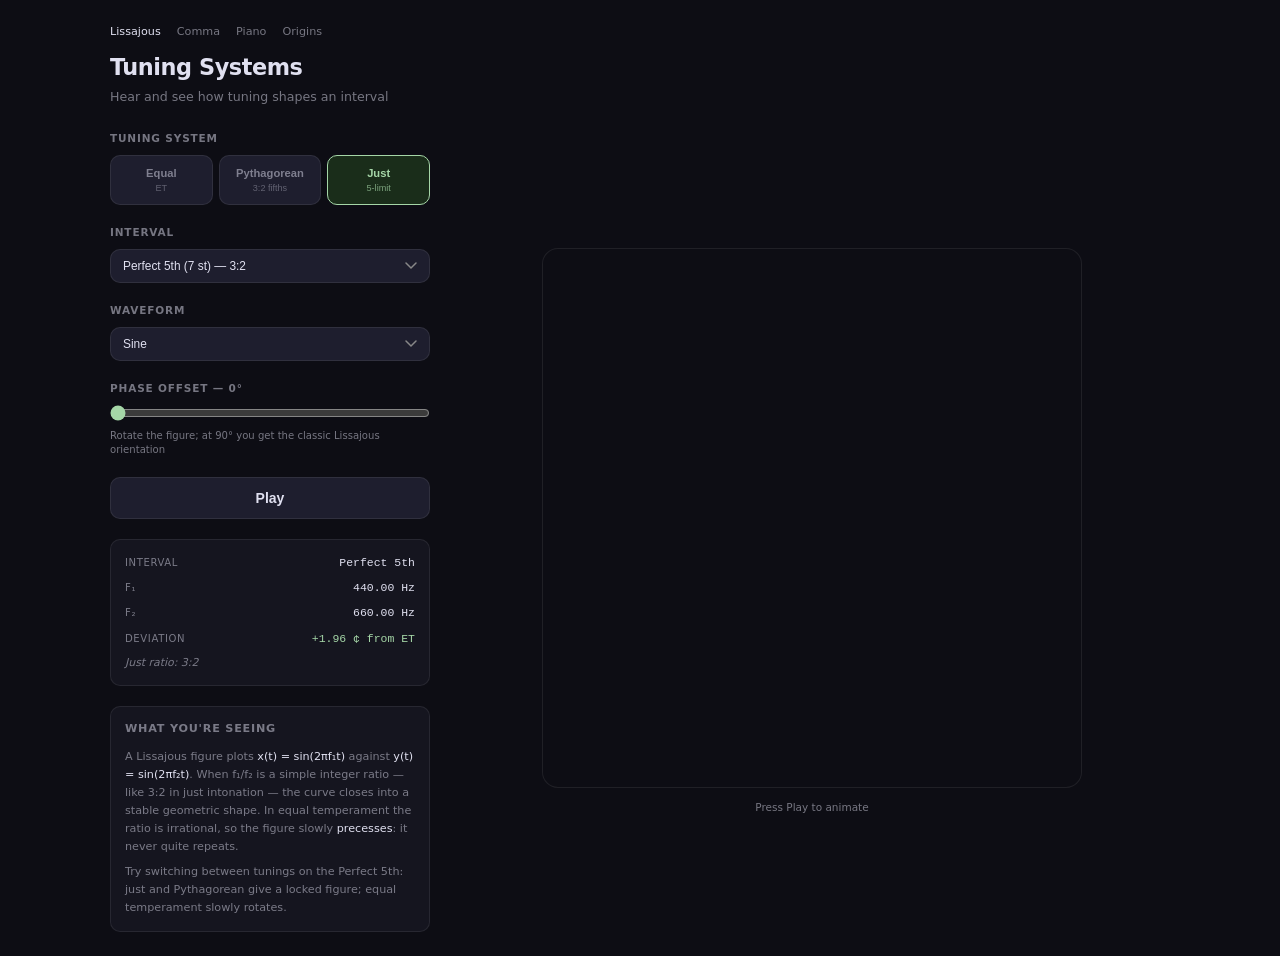
<file: index.html>
<!DOCTYPE html>
<html lang="en">
<head>
  <meta charset="UTF-8">
  <meta name="viewport" content="width=device-width, initial-scale=1.0">
  <title>Tuning Systems — Lissajous</title>
  <link rel="stylesheet" href="style.css">
</head>
<body>
  <div class="app">
    <header>
      <nav style="margin-bottom:10px;display:flex;gap:16px;font-size:0.8rem;">
        <span style="color:var(--text);">Lissajous</span>
        <a href="comma.html" style="color:var(--text-dim);text-decoration:none;" onmouseover="this.style.color='var(--text)'" onmouseout="this.style.color='var(--text-dim)'">Comma</a>
        <a href="piano.html" style="color:var(--text-dim);text-decoration:none;" onmouseover="this.style.color='var(--text)'" onmouseout="this.style.color='var(--text-dim)'">Piano</a>
        <a href="harmonics.html" style="color:var(--text-dim);text-decoration:none;" onmouseover="this.style.color='var(--text)'" onmouseout="this.style.color='var(--text-dim)'">Origins</a>
      </nav>
      <h1>Tuning Systems</h1>
      <p class="subtitle">Hear and see how tuning shapes an interval</p>
    </header>

    <main>
      <!-- Left: controls -->
      <section class="controls">

        <div class="control-group">
          <label class="group-label">Tuning System</label>
          <div class="tuning-buttons">
            <button class="tuning-btn" data-tuning="equal">Equal<br><span>ET</span></button>
            <button class="tuning-btn" data-tuning="pythagorean">Pythagorean<br><span>3:2 fifths</span></button>
            <button class="tuning-btn active" data-tuning="just">Just<br><span>5-limit</span></button>
          </div>
        </div>

        <div class="control-group">
          <label class="group-label" for="interval-select">Interval</label>
          <select id="interval-select"></select>
        </div>

        <div class="control-group">
          <label class="group-label" for="waveform-select">Waveform</label>
          <select id="waveform-select">
            <option value="sine">Sine</option>
            <option value="triangle">Triangle</option>
            <option value="sawtooth">Sawtooth</option>
            <option value="square">Square</option>
          </select>
        </div>

        <div class="control-group">
          <label class="group-label">
            Phase offset — <span id="phase-label">0°</span>
          </label>
          <input type="range" id="phase-slider" min="0" max="100" value="0" step="1">
          <p class="hint">Rotate the figure; at 90° you get the classic Lissajous orientation</p>
        </div>

        <button id="play-btn">Play</button>

        <!-- Info panel -->
        <div class="info-panel">
          <div class="info-row">
            <span class="info-label">Interval</span>
            <span id="interval-name" class="info-value">—</span>
          </div>
          <div class="info-row">
            <span class="info-label">f₁</span>
            <span id="freq1" class="info-value">—</span>
          </div>
          <div class="info-row">
            <span class="info-label">f₂</span>
            <span id="freq2" class="info-value">—</span>
          </div>
          <div class="info-row">
            <span class="info-label">Deviation</span>
            <span id="cents-dev" class="info-value">—</span>
          </div>
          <div class="info-row">
            <span id="ratio-display" class="info-ratio">—</span>
          </div>
        </div>

        <div class="explainer">
          <h3>What you're seeing</h3>
          <p>
            A Lissajous figure plots <em>x(t) = sin(2πf₁t)</em> against <em>y(t) = sin(2πf₂t)</em>.
            When f₁/f₂ is a simple integer ratio — like 3:2 in just intonation — the curve closes
            into a stable geometric shape. In equal temperament the ratio is irrational, so the
            figure slowly <em>precesses</em>: it never quite repeats.
          </p>
          <p>
            Try switching between tunings on the Perfect 5th: just and Pythagorean give a locked
            figure; equal temperament slowly rotates.
          </p>
        </div>

      </section>

      <!-- Right: Lissajous canvas -->
      <section class="canvas-area">
        <div class="canvas-wrap">
          <canvas id="lissajous-canvas"></canvas>
        </div>
        <p class="canvas-hint">Press Play to animate</p>
      </section>
    </main>
  </div>

  <script type="module" src="js/app.js"></script>
</body>
</html>
</file>
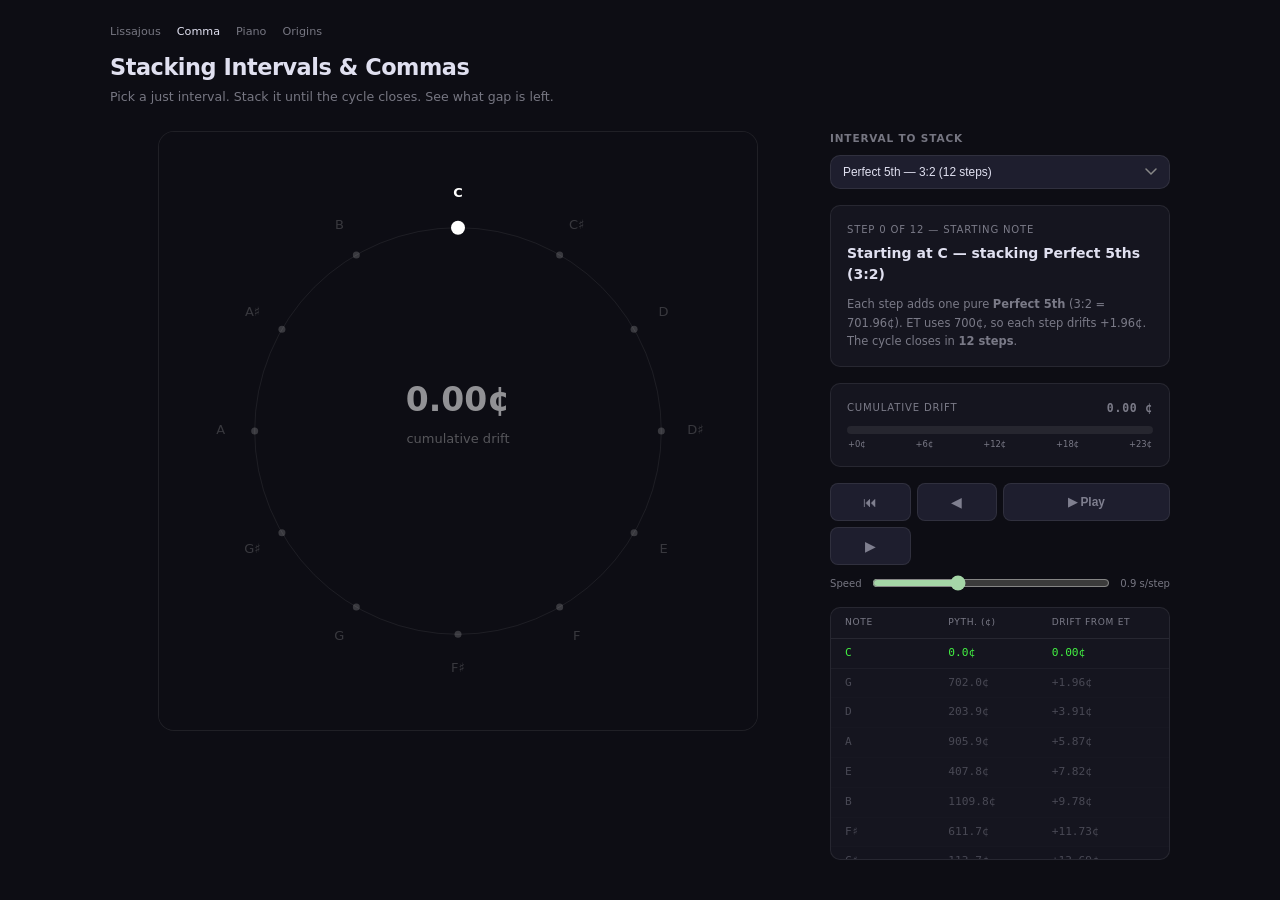
<file: comma.html>
<!DOCTYPE html>
<html lang="en">
<head>
  <meta charset="UTF-8">
  <meta name="viewport" content="width=device-width, initial-scale=1.0">
  <title>Pythagorean Comma — Tuning Systems</title>
  <link rel="stylesheet" href="style.css">
  <style>
    .comma-layout {
      display: grid;
      grid-template-columns: 1fr 340px;
      gap: 24px;
      flex: 1;
      align-items: start;
    }

    .canvas-panel {
      display: flex;
      flex-direction: column;
      align-items: center;
      gap: 10px;
    }

    .comma-canvas-wrap {
      width: 100%;
      aspect-ratio: 1;
      max-width: 600px;
      border-radius: 16px;
      overflow: hidden;
      border: 1px solid var(--border);
      background: var(--bg);
    }

    #comma-canvas { display: block; width: 100%; height: 100%; }

    /* Controls panel */
    .comma-controls {
      display: flex;
      flex-direction: column;
      gap: 16px;
    }

    .step-display {
      background: var(--surface);
      border: 1px solid var(--border);
      border-radius: var(--radius);
      padding: 16px;
    }

    .step-counter {
      font-size: 0.72rem;
      color: var(--text-dim);
      text-transform: uppercase;
      letter-spacing: 0.08em;
      margin-bottom: 6px;
    }

    .step-title {
      font-size: 1rem;
      font-weight: 700;
      margin-bottom: 10px;
      color: var(--text);
    }

    .step-body {
      font-size: 0.82rem;
      color: var(--text-dim);
      line-height: 1.6;
    }

    /* Drift meter */
    .drift-meter {
      background: var(--surface);
      border: 1px solid var(--border);
      border-radius: var(--radius);
      padding: 16px;
    }

    .drift-meter-label {
      display: flex;
      justify-content: space-between;
      font-size: 0.72rem;
      color: var(--text-dim);
      text-transform: uppercase;
      letter-spacing: 0.08em;
      margin-bottom: 8px;
    }

    .drift-value {
      font-family: 'JetBrains Mono', monospace;
      font-size: 0.82rem;
      font-weight: 600;
    }

    .meter-track {
      height: 8px;
      background: rgba(255,255,255,0.07);
      border-radius: 4px;
      overflow: hidden;
    }

    .meter-fill {
      height: 100%;
      border-radius: 4px;
      width: 0%;
      transition: width 0.4s ease, background 0.4s ease;
      background: hsl(120, 85%, 55%);
    }

    .meter-ticks {
      display: flex;
      justify-content: space-between;
      font-size: 0.6rem;
      color: var(--text-dim);
      margin-top: 4px;
      padding: 0 1px;
    }

    /* Playback controls */
    .playback-controls {
      display: grid;
      grid-template-columns: 1fr 1fr 1fr 1fr;
      gap: 6px;
    }

    .ctrl-btn {
      background: var(--surface2);
      border: 1px solid var(--border);
      border-radius: 8px;
      color: var(--text-dim);
      cursor: pointer;
      font-size: 1rem;
      padding: 10px 6px;
      transition: background 0.15s, color 0.15s;
      text-align: center;
    }

    .ctrl-btn:hover { background: var(--surface); color: var(--text); }

    .ctrl-btn.play-btn {
      grid-column: span 2;
      font-size: 0.85rem;
      font-weight: 600;
    }

    .ctrl-btn.play-btn.active {
      background: #1a2d1a;
      border-color: var(--accent-just);
      color: var(--accent-just);
    }

    .speed-row {
      display: flex;
      align-items: center;
      gap: 10px;
      font-size: 0.72rem;
      color: var(--text-dim);
    }

    .speed-row input { flex: 1; accent-color: var(--accent-just); }

    /* Notes table */
    .notes-table {
      background: var(--surface);
      border: 1px solid var(--border);
      border-radius: var(--radius);
      overflow: hidden;
    }

    .notes-table-header {
      display: grid;
      grid-template-columns: 1fr 1fr 1fr;
      gap: 0;
      padding: 8px 14px;
      font-size: 0.65rem;
      color: var(--text-dim);
      text-transform: uppercase;
      letter-spacing: 0.07em;
      border-bottom: 1px solid var(--border);
    }

    .notes-table-body {
      max-height: 220px;
      overflow-y: auto;
    }

    .note-row {
      display: grid;
      grid-template-columns: 1fr 1fr 1fr;
      padding: 6px 14px;
      font-size: 0.8rem;
      border-bottom: 1px solid rgba(255,255,255,0.04);
      font-family: monospace;
      opacity: 0.25;
      transition: opacity 0.3s, color 0.3s;
    }

    .note-row.reached { opacity: 1; }
    .note-row.current { font-weight: 700; }

    .nav-back {
      font-size: 0.8rem;
      color: var(--text-dim);
      text-decoration: none;
      display: inline-flex;
      align-items: center;
      gap: 6px;
    }
    .nav-back:hover { color: var(--text); }

    @media (max-width: 800px) {
      .comma-layout { grid-template-columns: 1fr; }
    }
  </style>
</head>
<body>
  <div class="app">
    <header>
      <nav style="display:flex;gap:16px;font-size:0.8rem;margin-bottom:10px;">
        <a href="index.html" style="color:var(--text-dim);text-decoration:none;" onmouseover="this.style.color='var(--text)'" onmouseout="this.style.color='var(--text-dim)'">Lissajous</a>
        <span style="color:var(--text);">Comma</span>
        <a href="piano.html" style="color:var(--text-dim);text-decoration:none;" onmouseover="this.style.color='var(--text)'" onmouseout="this.style.color='var(--text-dim)'">Piano</a>
        <a href="harmonics.html" style="color:var(--text-dim);text-decoration:none;" onmouseover="this.style.color='var(--text)'" onmouseout="this.style.color='var(--text-dim)'">Origins</a>
      </nav>
      <h1 style="margin-top:8px;">Stacking Intervals &amp; Commas</h1>
      <p class="subtitle">Pick a just interval. Stack it until the cycle closes. See what gap is left.</p>
    </header>

    <main class="comma-layout">

      <!-- Canvas -->
      <section class="canvas-panel">
        <div class="comma-canvas-wrap">
          <canvas id="comma-canvas"></canvas>
        </div>
      </section>

      <!-- Controls -->
      <section class="comma-controls">

        <!-- Interval picker -->
        <div class="control-group">
          <label class="group-label" for="interval-select">Interval to stack</label>
          <select id="interval-select">
            <option value="0">Major 2nd — 9:8  (6 steps)</option>
            <option value="1">Minor 3rd — 6:5  (4 steps)</option>
            <option value="2">Major 3rd — 5:4  (3 steps)</option>
            <option value="3">Perfect 4th — 4:3  (12 steps)</option>
            <option value="4" selected>Perfect 5th — 3:2  (12 steps)</option>
            <option value="5">Major 6th — 5:3  (4 steps)</option>
            <option value="6">Minor 7th — 9:5  (6 steps)</option>
          </select>
        </div>

        <div class="step-display">
          <div class="step-counter" id="step-counter">Step 0 of 12</div>
          <div class="step-title" id="step-title">Starting at C</div>
          <div class="step-body" id="step-body">
            We'll tune each note by stacking a pure 3:2 fifth above the previous one —
            the most consonant interval. Equal temperament uses 700¢; a pure fifth is 701.955¢.
            That tiny difference accumulates with every step.
          </div>
        </div>

        <div class="drift-meter">
          <div class="drift-meter-label">
            <span>Cumulative drift</span>
            <span class="drift-value" id="drift-value">0.00 ¢</span>
          </div>
          <div class="meter-track">
            <div class="meter-fill" id="meter-fill"></div>
          </div>
          <div class="meter-ticks" id="meter-ticks"></div>
        </div>

        <div>
          <div class="playback-controls">
            <button class="ctrl-btn" id="btn-reset" title="Reset">⏮</button>
            <button class="ctrl-btn" id="btn-prev" title="Previous step">◀</button>
            <button class="ctrl-btn play-btn" id="btn-play">▶ Play</button>
            <button class="ctrl-btn" id="btn-next" title="Next step">▶</button>
          </div>
          <div class="speed-row" style="margin-top:10px;">
            <span>Speed</span>
            <input type="range" id="speed-slider" min="300" max="2000" value="900" step="100">
            <span id="speed-label">0.9 s/step</span>
          </div>
        </div>

        <!-- Per-note table -->
        <div class="notes-table">
          <div class="notes-table-header">
            <span>Note</span>
            <span>Pyth. (¢)</span>
            <span>Drift from ET</span>
          </div>
          <div class="notes-table-body" id="notes-table-body"></div>
        </div>

      </section>
    </main>
  </div>

  <script type="module" src="js/comma.js"></script>
</body>
</html>
</file>
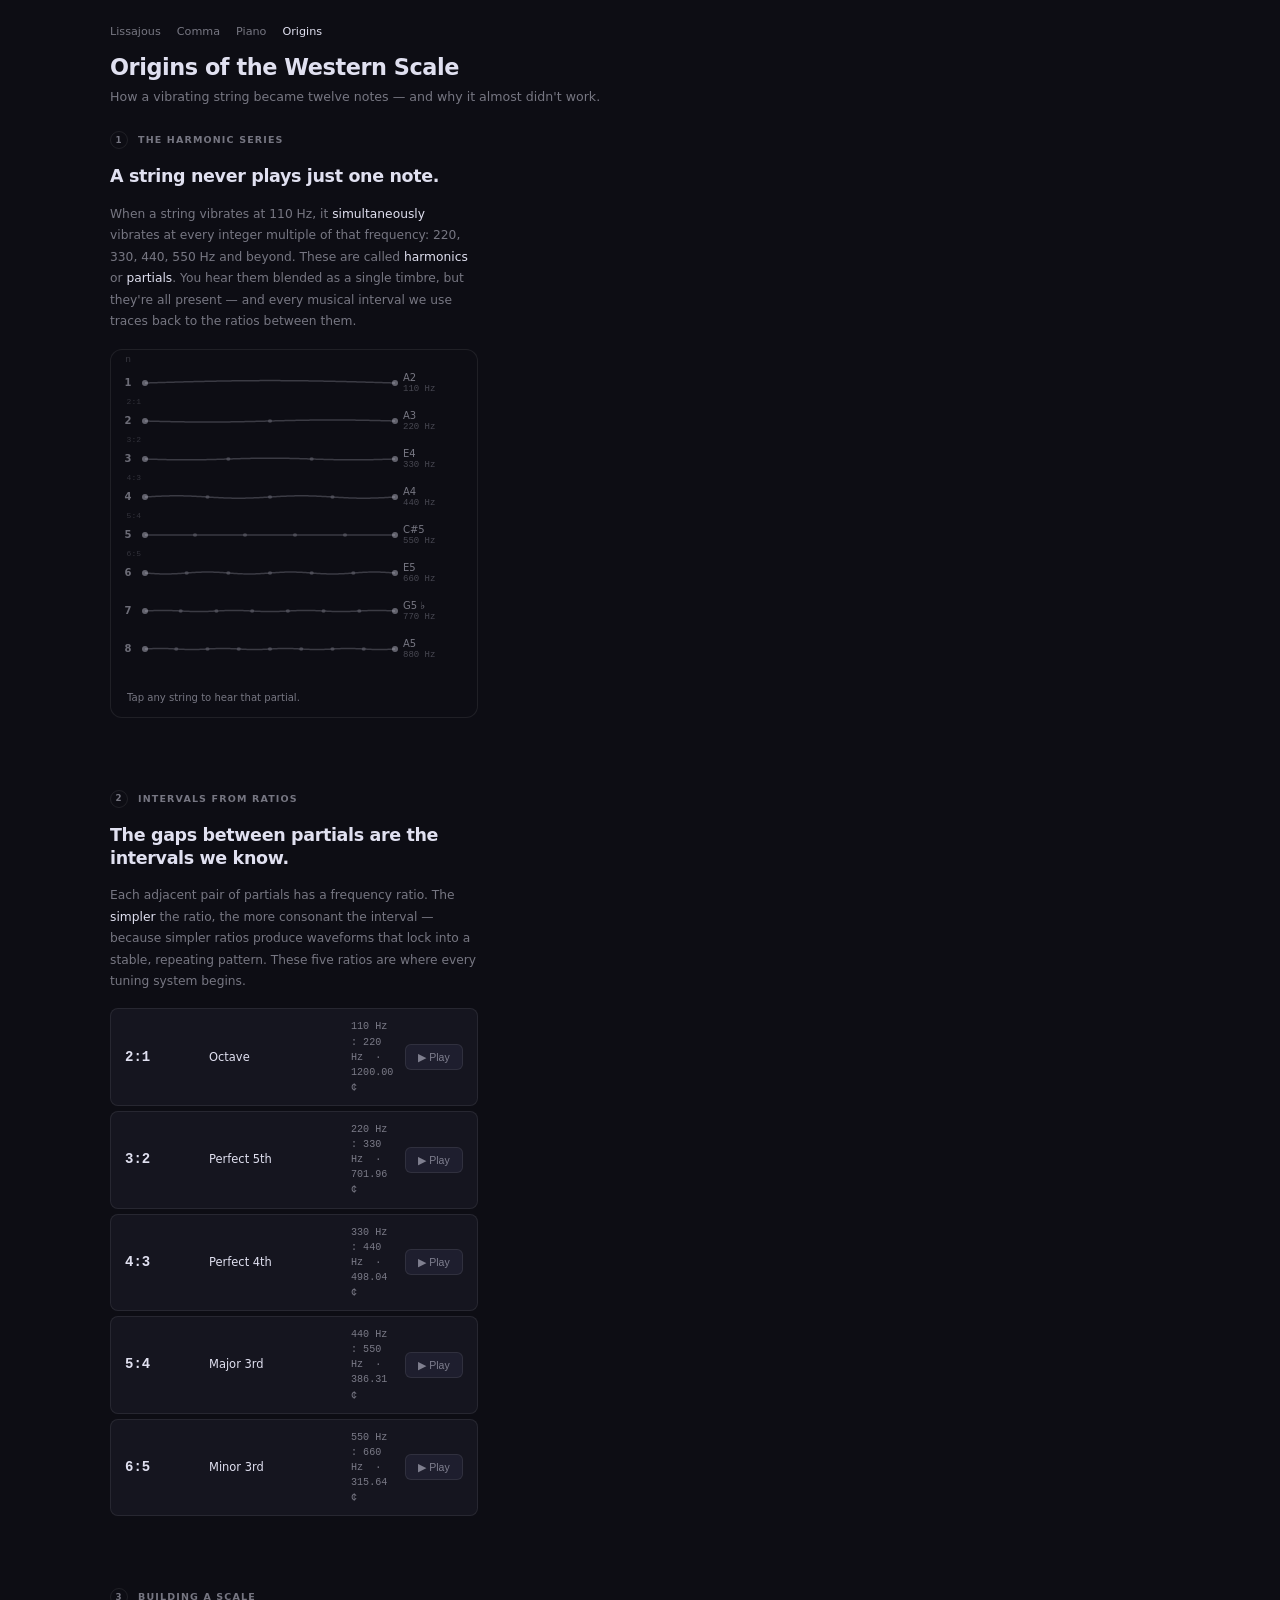
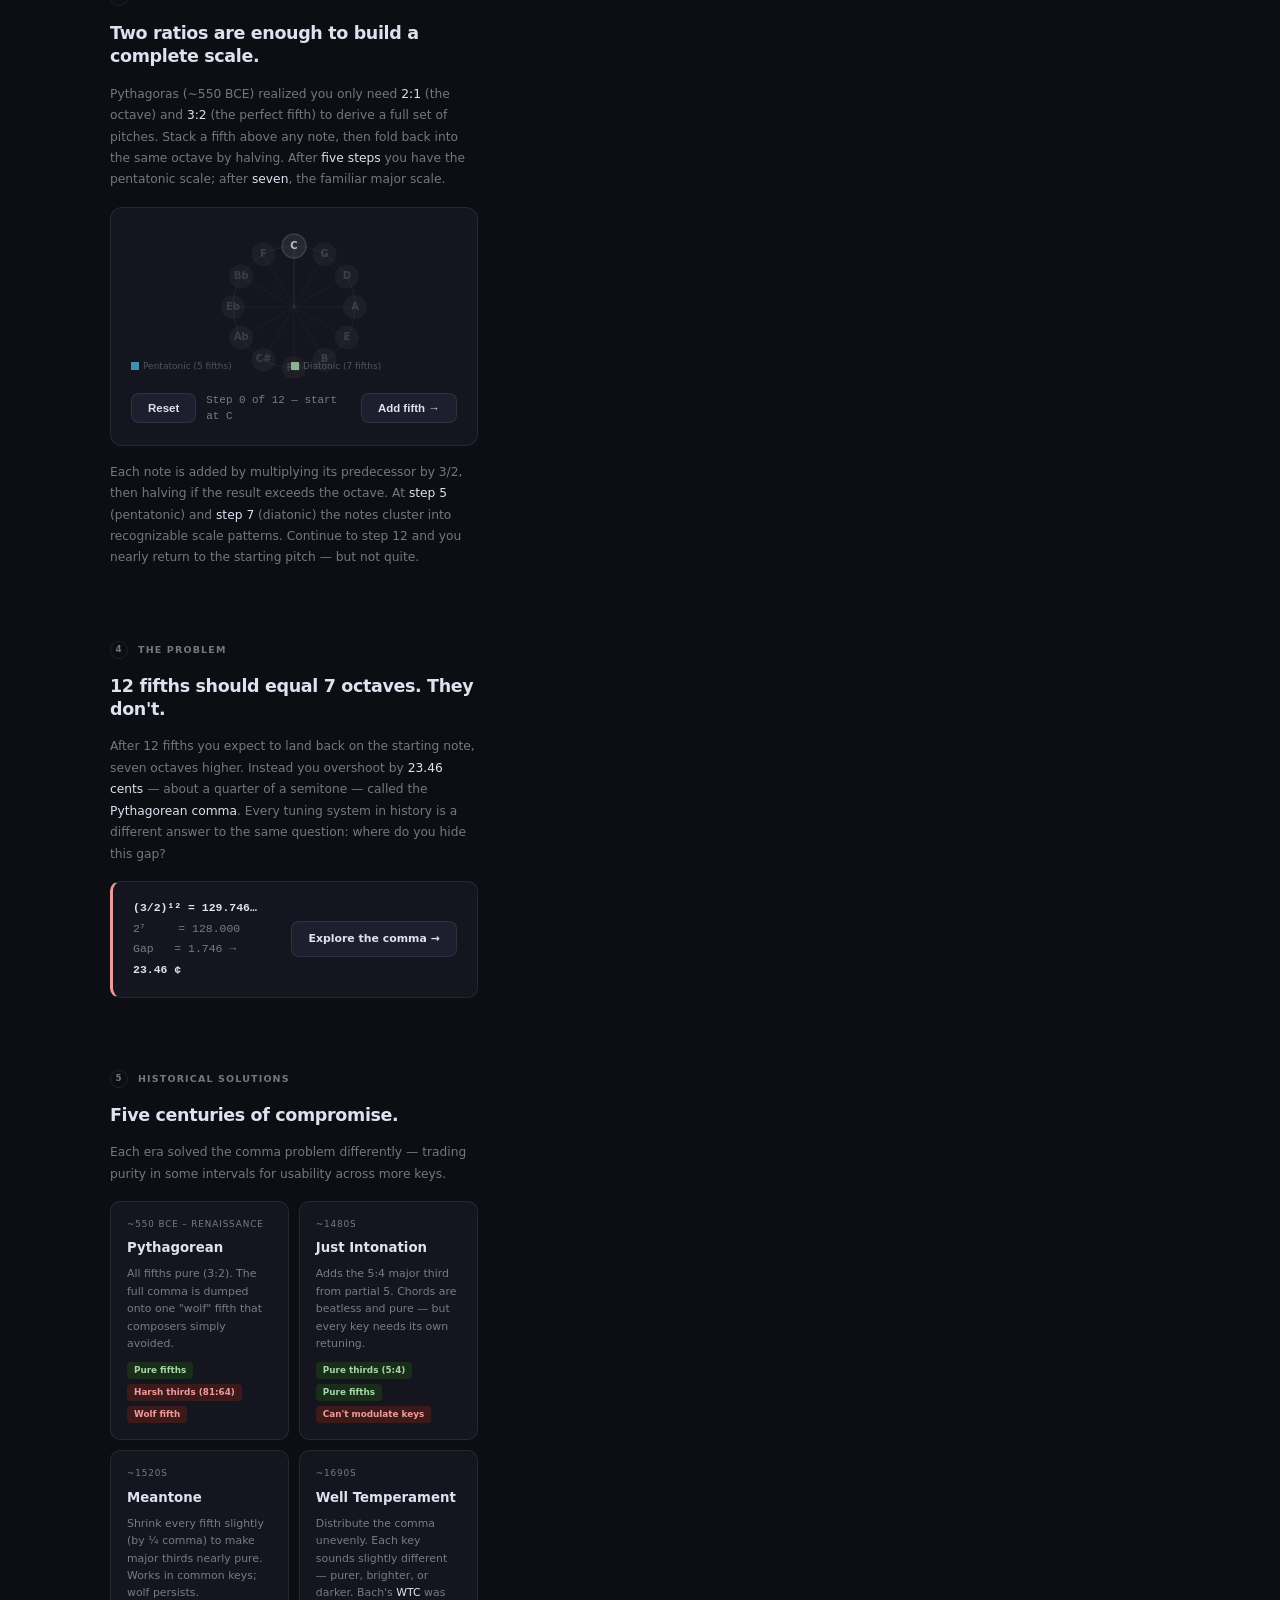
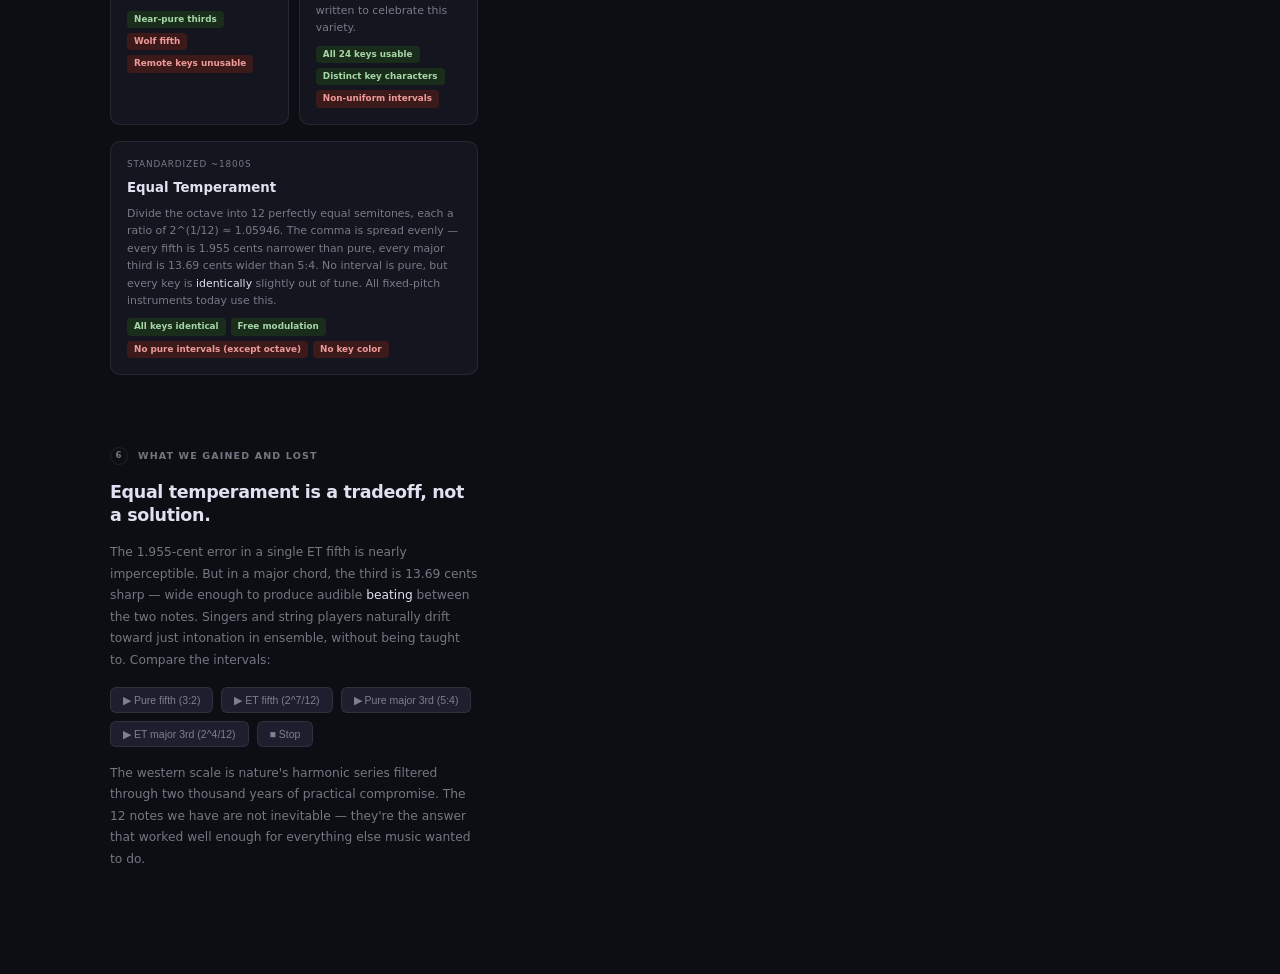
<file: harmonics.html>
<!DOCTYPE html>
<html lang="en">
<head>
  <meta charset="UTF-8">
  <meta name="viewport" content="width=device-width, initial-scale=1.0">
  <title>Origins of the Scale — Tuning Systems</title>
  <link rel="stylesheet" href="style.css">
  <style>
    .narrative {
      display: flex;
      flex-direction: column;
      gap: 72px;
      max-width: 760px;
      margin: 0 auto;
      padding-bottom: 80px;
    }

    .story-section {
      display: flex;
      flex-direction: column;
      gap: 16px;
    }

    .section-label {
      display: flex;
      align-items: center;
      gap: 10px;
      font-size: 0.68rem;
      font-weight: 700;
      text-transform: uppercase;
      letter-spacing: 0.12em;
      color: var(--text-dim);
    }

    .section-num {
      display: inline-flex;
      align-items: center;
      justify-content: center;
      width: 18px;
      height: 18px;
      border-radius: 50%;
      border: 1px solid var(--border);
      font-size: 0.62rem;
      flex-shrink: 0;
    }

    .story-section h2 {
      font-size: 1.25rem;
      font-weight: 700;
      letter-spacing: -0.02em;
      line-height: 1.3;
    }

    .story-section p {
      font-size: 0.875rem;
      color: var(--text-dim);
      line-height: 1.75;
      max-width: 640px;
    }

    .story-section em {
      color: var(--text);
      font-style: normal;
      font-weight: 500;
    }

    /* ── Harmonic series canvas ─────────────────────────────── */

    .canvas-card {
      background: var(--bg);
      border: 1px solid var(--border);
      border-radius: 12px;
      overflow: hidden;
    }

    .canvas-card canvas {
      display: block;
      width: 100%;
      cursor: pointer;
    }

    .canvas-footer {
      padding: 8px 16px 12px;
      font-size: 0.72rem;
      color: var(--text-dim);
    }

    /* ── Interval rows ──────────────────────────────────────── */

    .interval-list {
      display: flex;
      flex-direction: column;
      gap: 5px;
    }

    .interval-row {
      display: grid;
      grid-template-columns: 72px 130px 1fr auto;
      align-items: center;
      gap: 12px;
      background: var(--surface);
      border: 1px solid var(--border);
      border-radius: 8px;
      padding: 10px 14px;
      transition: border-color 0.15s;
    }

    .interval-row:hover { border-color: rgba(255,255,255,0.14); }

    .iv-ratio {
      font-family: 'JetBrains Mono', monospace;
      font-size: 1rem;
      font-weight: 700;
    }

    .iv-name {
      font-size: 0.82rem;
    }

    .iv-detail {
      font-family: monospace;
      font-size: 0.72rem;
      color: var(--text-dim);
    }

    /* ── Scale builder ──────────────────────────────────────── */

    .scale-card {
      background: var(--surface);
      border: 1px solid var(--border);
      border-radius: 12px;
      padding: 20px;
      display: flex;
      flex-direction: column;
      gap: 14px;
    }

    #scale-canvas {
      display: block;
      width: 100%;
    }

    .scale-controls {
      display: flex;
      align-items: center;
      gap: 10px;
    }

    .scale-info {
      flex: 1;
      font-family: monospace;
      font-size: 0.78rem;
      color: var(--text-dim);
    }

    /* ── Play buttons ───────────────────────────────────────── */

    .play-sm {
      background: var(--surface2);
      border: 1px solid var(--border);
      border-radius: 6px;
      color: var(--text-dim);
      cursor: pointer;
      font-size: 0.75rem;
      padding: 6px 12px;
      transition: background 0.15s, color 0.15s, border-color 0.15s;
      white-space: nowrap;
    }

    .play-sm:hover { background: var(--surface); color: var(--text); }
    .play-sm.active { background: #1a2d1a; border-color: var(--accent-just); color: var(--accent-just); }

    .step-btn {
      background: var(--surface2);
      border: 1px solid var(--border);
      border-radius: 8px;
      color: var(--text);
      cursor: pointer;
      font-size: 0.82rem;
      font-weight: 600;
      padding: 8px 16px;
      transition: background 0.15s;
    }

    .step-btn:hover { background: var(--bg); }
    .step-btn:disabled { opacity: 0.35; cursor: default; }

    /* ── Comma callout ──────────────────────────────────────── */

    .comma-callout {
      background: var(--surface);
      border: 1px solid var(--border);
      border-left: 3px solid #ef9a9a;
      border-radius: 10px;
      padding: 16px 20px;
      display: flex;
      align-items: center;
      justify-content: space-between;
      gap: 20px;
    }

    .comma-callout .math {
      font-family: monospace;
      font-size: 0.82rem;
      line-height: 1.8;
      color: var(--text-dim);
    }

    .comma-callout .math strong { color: var(--text); }

    .comma-link {
      background: var(--surface2);
      border: 1px solid var(--border);
      border-radius: 8px;
      color: var(--text);
      text-decoration: none;
      font-size: 0.78rem;
      font-weight: 600;
      padding: 9px 16px;
      white-space: nowrap;
      transition: background 0.15s;
      flex-shrink: 0;
    }

    .comma-link:hover { background: var(--bg); }

    /* ── History cards ──────────────────────────────────────── */

    .history-grid {
      display: grid;
      grid-template-columns: 1fr 1fr;
      gap: 10px;
    }

    .hcard {
      background: var(--surface);
      border: 1px solid var(--border);
      border-radius: 10px;
      padding: 16px;
      display: flex;
      flex-direction: column;
      gap: 7px;
    }

    .hcard-era {
      font-size: 0.63rem;
      text-transform: uppercase;
      letter-spacing: 0.1em;
      color: var(--text-dim);
    }

    .hcard h3 {
      font-size: 0.95rem;
      font-weight: 700;
      margin: 0;
    }

    .hcard p {
      font-size: 0.78rem;
      color: var(--text-dim);
      line-height: 1.6;
      margin: 0;
    }

    .tags {
      display: flex;
      flex-wrap: wrap;
      gap: 5px;
      margin-top: 2px;
    }

    .tag {
      font-size: 0.63rem;
      font-weight: 600;
      padding: 2px 7px;
      border-radius: 4px;
    }

    .tag.good { background: #1a2d1a; color: #a5d6a7; }
    .tag.bad  { background: #3d1a1a; color: #ef9a9a; }

    /* ── Comparison buttons ─────────────────────────────────── */

    .comparison-row {
      display: flex;
      flex-wrap: wrap;
      gap: 8px;
    }

    /* ── Responsive ─────────────────────────────────────────── */

    @media (max-width: 600px) {
      .history-grid { grid-template-columns: 1fr; }
      .interval-row { grid-template-columns: 60px 1fr auto; }
      .iv-detail { display: none; }
      .comma-callout { flex-direction: column; align-items: flex-start; }
    }
  </style>
</head>
<body>
  <div class="app">
    <header>
      <nav style="margin-bottom:10px;display:flex;gap:16px;font-size:0.8rem;">
        <a href="index.html" style="color:var(--text-dim);text-decoration:none;" onmouseover="this.style.color='var(--text)'" onmouseout="this.style.color='var(--text-dim)'">Lissajous</a>
        <a href="comma.html" style="color:var(--text-dim);text-decoration:none;" onmouseover="this.style.color='var(--text)'" onmouseout="this.style.color='var(--text-dim)'">Comma</a>
        <a href="piano.html" style="color:var(--text-dim);text-decoration:none;" onmouseover="this.style.color='var(--text)'" onmouseout="this.style.color='var(--text-dim)'">Piano</a>
        <span style="color:var(--text);">Origins</span>
      </nav>
      <h1>Origins of the Western Scale</h1>
      <p class="subtitle">How a vibrating string became twelve notes — and why it almost didn't work.</p>
    </header>

    <main>
      <div class="narrative">

        <!-- 1. HARMONIC SERIES -->
        <section class="story-section">
          <div class="section-label"><span class="section-num">1</span>The Harmonic Series</div>
          <h2>A string never plays just one note.</h2>
          <p>
            When a string vibrates at 110 Hz, it <em>simultaneously</em> vibrates at every integer multiple
            of that frequency: 220, 330, 440, 550 Hz and beyond. These are called <em>harmonics</em> or
            <em>partials</em>. You hear them blended as a single timbre, but they're all present — and
            every musical interval we use traces back to the ratios between them.
          </p>
          <div class="canvas-card">
            <canvas id="harmonic-canvas"></canvas>
            <div class="canvas-footer">Tap any string to hear that partial.</div>
          </div>
        </section>

        <!-- 2. INTERVALS -->
        <section class="story-section">
          <div class="section-label"><span class="section-num">2</span>Intervals from Ratios</div>
          <h2>The gaps between partials are the intervals we know.</h2>
          <p>
            Each adjacent pair of partials has a frequency ratio. The <em>simpler</em> the ratio,
            the more consonant the interval — because simpler ratios produce waveforms that lock
            into a stable, repeating pattern. These five ratios are where every tuning system begins.
          </p>
          <div class="interval-list" id="interval-list"></div>
        </section>

        <!-- 3. BUILDING A SCALE -->
        <section class="story-section">
          <div class="section-label"><span class="section-num">3</span>Building a Scale</div>
          <h2>Two ratios are enough to build a complete scale.</h2>
          <p>
            Pythagoras (~550 BCE) realized you only need <em>2:1</em> (the octave) and <em>3:2</em>
            (the perfect fifth) to derive a full set of pitches. Stack a fifth above any note, then
            fold back into the same octave by halving. After <em>five steps</em> you have the pentatonic
            scale; after <em>seven</em>, the familiar major scale.
          </p>
          <div class="scale-card">
            <canvas id="scale-canvas" height="150"></canvas>
            <div class="scale-controls">
              <button class="step-btn" id="scale-reset">Reset</button>
              <span class="scale-info" id="scale-info">Step 0 of 12 — start at C</span>
              <button class="step-btn" id="scale-next">Add fifth →</button>
            </div>
          </div>
          <p>
            Each note is added by multiplying its predecessor by 3/2, then halving if the result
            exceeds the octave. At <em>step 5</em> (pentatonic) and <em>step 7</em> (diatonic) the
            notes cluster into recognizable scale patterns. Continue to step 12 and you nearly return
            to the starting pitch — but not quite.
          </p>
        </section>

        <!-- 4. THE COMMA -->
        <section class="story-section">
          <div class="section-label"><span class="section-num">4</span>The Problem</div>
          <h2>12 fifths should equal 7 octaves. They don't.</h2>
          <p>
            After 12 fifths you expect to land back on the starting note, seven octaves higher.
            Instead you overshoot by <em>23.46 cents</em> — about a quarter of a semitone — called the
            <em>Pythagorean comma</em>. Every tuning system in history is a different answer to
            the same question: where do you hide this gap?
          </p>
          <div class="comma-callout">
            <div class="math">
              <strong>(3/2)¹² = 129.746…</strong><br>
              2⁷ &nbsp;&nbsp;&nbsp;&nbsp;= 128.000<br>
              Gap &nbsp;&nbsp;= 1.746 → <strong>23.46 ¢</strong>
            </div>
            <a class="comma-link" href="comma.html">Explore the comma →</a>
          </div>
        </section>

        <!-- 5. HISTORICAL SOLUTIONS -->
        <section class="story-section">
          <div class="section-label"><span class="section-num">5</span>Historical Solutions</div>
          <h2>Five centuries of compromise.</h2>
          <p>
            Each era solved the comma problem differently — trading purity in some intervals for
            usability across more keys.
          </p>
          <div class="history-grid">
            <div class="hcard">
              <div class="hcard-era">~550 BCE – Renaissance</div>
              <h3>Pythagorean</h3>
              <p>All fifths pure (3:2). The full comma is dumped onto one "wolf" fifth that composers simply avoided.</p>
              <div class="tags">
                <span class="tag good">Pure fifths</span>
                <span class="tag bad">Harsh thirds (81:64)</span>
                <span class="tag bad">Wolf fifth</span>
              </div>
            </div>
            <div class="hcard">
              <div class="hcard-era">~1480s</div>
              <h3>Just Intonation</h3>
              <p>Adds the 5:4 major third from partial 5. Chords are beatless and pure — but every key needs its own retuning.</p>
              <div class="tags">
                <span class="tag good">Pure thirds (5:4)</span>
                <span class="tag good">Pure fifths</span>
                <span class="tag bad">Can't modulate keys</span>
              </div>
            </div>
            <div class="hcard">
              <div class="hcard-era">~1520s</div>
              <h3>Meantone</h3>
              <p>Shrink every fifth slightly (by ¼ comma) to make major thirds nearly pure. Works in common keys; wolf persists.</p>
              <div class="tags">
                <span class="tag good">Near-pure thirds</span>
                <span class="tag bad">Wolf fifth</span>
                <span class="tag bad">Remote keys unusable</span>
              </div>
            </div>
            <div class="hcard">
              <div class="hcard-era">~1690s</div>
              <h3>Well Temperament</h3>
              <p>Distribute the comma unevenly. Each key sounds slightly different — purer, brighter, or darker. Bach's <em>WTC</em> was written to celebrate this variety.</p>
              <div class="tags">
                <span class="tag good">All 24 keys usable</span>
                <span class="tag good">Distinct key characters</span>
                <span class="tag bad">Non-uniform intervals</span>
              </div>
            </div>
          </div>
          <div class="hcard" style="margin-top:0">
            <div class="hcard-era">Standardized ~1800s</div>
            <h3>Equal Temperament</h3>
            <p>
              Divide the octave into 12 perfectly equal semitones, each a ratio of 2^(1/12) ≈ 1.05946.
              The comma is spread evenly — every fifth is 1.955 cents narrower than pure, every major third
              is 13.69 cents wider than 5:4. No interval is pure, but every key is <em>identically</em>
              slightly out of tune. All fixed-pitch instruments today use this.
            </p>
            <div class="tags">
              <span class="tag good">All keys identical</span>
              <span class="tag good">Free modulation</span>
              <span class="tag bad">No pure intervals (except octave)</span>
              <span class="tag bad">No key color</span>
            </div>
          </div>
        </section>

        <!-- 6. WHAT WE GAINED AND LOST -->
        <section class="story-section">
          <div class="section-label"><span class="section-num">6</span>What We Gained and Lost</div>
          <h2>Equal temperament is a tradeoff, not a solution.</h2>
          <p>
            The 1.955-cent error in a single ET fifth is nearly imperceptible. But in a major chord,
            the third is 13.69 cents sharp — wide enough to produce audible <em>beating</em> between the
            two notes. Singers and string players naturally drift toward just intonation in ensemble,
            without being taught to. Compare the intervals:
          </p>
          <div class="comparison-row" id="comparison-row">
            <button class="play-sm" data-pair="pure5">▶ Pure fifth (3:2)</button>
            <button class="play-sm" data-pair="et5">▶ ET fifth (2^7/12)</button>
            <button class="play-sm" data-pair="pure3">▶ Pure major 3rd (5:4)</button>
            <button class="play-sm" data-pair="et3">▶ ET major 3rd (2^4/12)</button>
            <button class="play-sm" id="stop-all">■ Stop</button>
          </div>
          <p>
            The western scale is nature's harmonic series filtered through two thousand years of practical
            compromise. The 12 notes we have are not inevitable — they're the answer that worked
            well enough for everything else music wanted to do.
          </p>
        </section>

      </div>
    </main>
  </div>

  <script type="module" src="js/harmonics.js"></script>
</body>
</html>
</file>
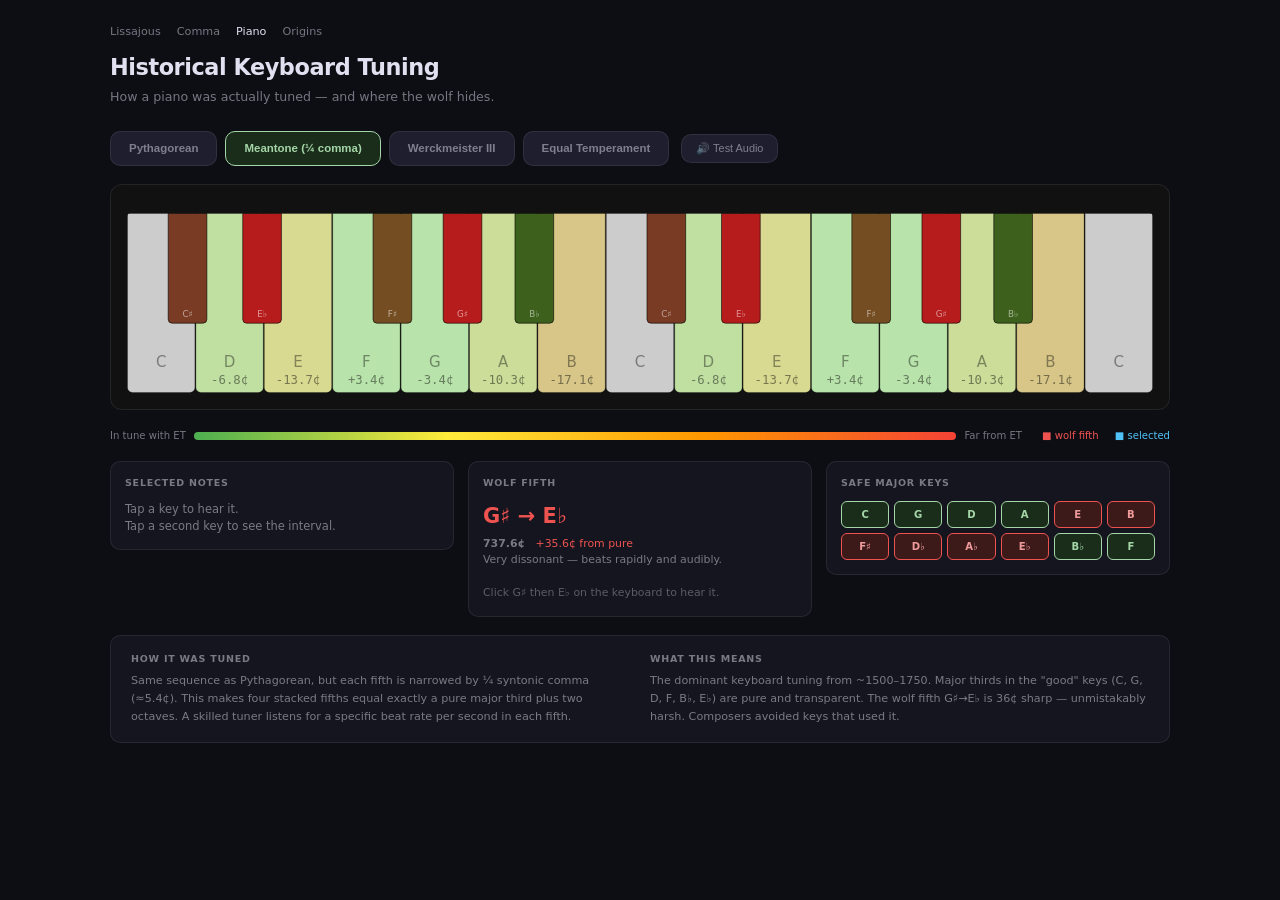
<file: piano.html>
<!DOCTYPE html>
<html lang="en">
<head>
  <meta charset="UTF-8">
  <meta name="viewport" content="width=device-width, initial-scale=1.0">
  <title>Historical Keyboard Tuning</title>
  <link rel="stylesheet" href="style.css">
  <style>
    /* ── piano-specific layout ── */
    .tuning-bar {
      display: flex;
      gap: 8px;
      flex-wrap: wrap;
    }

    .tuning-btn {
      background: var(--surface2);
      border: 1px solid var(--border);
      border-radius: var(--radius);
      color: var(--text-dim);
      cursor: pointer;
      font-size: 0.82rem;
      font-weight: 600;
      padding: 9px 18px;
      transition: background 0.15s, color 0.15s, border-color 0.15s;
    }
    .tuning-btn:hover { background: var(--surface); color: var(--text); }
    .tuning-btn[data-tuning="pythagorean"].active  { background:#3d1a1a; border-color:#ef9a9a; color:#ef9a9a; }
    .tuning-btn[data-tuning="meantone"].active     { background:#1a2d1a; border-color:#a5d6a7; color:#a5d6a7; }
    .tuning-btn[data-tuning="werckmeister"].active { background:#2d2d10; border-color:#fff176; color:#fff176; }
    .tuning-btn[data-tuning="equal"].active        { background:#0e2d3f; border-color:#4fc3f7; color:#4fc3f7; }

/* ── piano canvas ── */
    .piano-wrap {
      background: #111;
      border: 1px solid var(--border);
      border-radius: 12px;
      overflow: visible;
      padding: 28px 16px 16px;
      position: relative;
    }

    #piano-canvas {
      display: block;
      width: 100%;
      cursor: pointer;
      border-radius: 4px;
      touch-action: none;
    }

    /* ── info row ── */
    .info-row {
      display: grid;
      grid-template-columns: 1fr 1fr 1fr;
      gap: 14px;
    }

    .info-card {
      background: var(--surface);
      border: 1px solid var(--border);
      border-radius: var(--radius);
      padding: 14px;
    }

    .info-card h3 {
      font-size: 0.68rem;
      font-weight: 600;
      text-transform: uppercase;
      letter-spacing: 0.08em;
      color: var(--text-dim);
      margin-bottom: 10px;
    }

    .note-pair {
      display: flex;
      align-items: baseline;
      gap: 10px;
      margin-bottom: 6px;
    }
    .note-badge {
      font-size: 1.4rem;
      font-weight: 700;
    }
    .note-hz {
      font-family: monospace;
      font-size: 0.8rem;
      color: var(--text-dim);
    }
    .interval-line {
      font-size: 0.82rem;
      color: var(--text-dim);
      margin-top: 4px;
    }
    .interval-cents {
      font-family: monospace;
      font-weight: 600;
    }

    /* wolf card */
    .wolf-label {
      font-size: 1.5rem;
      font-weight: 700;
      color: #ef5350;
      margin-bottom: 4px;
    }
    .wolf-sub {
      font-size: 0.78rem;
      color: var(--text-dim);
      line-height: 1.5;
    }

    /* safe keys grid */
    .safe-grid {
      display: grid;
      grid-template-columns: repeat(6, 1fr);
      gap: 5px;
    }

    .safe-key {
      border-radius: 6px;
      padding: 5px 4px;
      text-align: center;
      font-size: 0.72rem;
      font-weight: 700;
      transition: background 0.2s, color 0.2s;
    }
    .safe-key.good  { background: #1a2d1a; color: #a5d6a7; border: 1px solid #a5d6a7; }
    .safe-key.bad   { background: #3d1a1a; color: #ef9a9a; border: 1px solid #ef5350; }
    .safe-key.neutral { background: var(--surface2); color: var(--text-dim); border: 1px solid var(--border); }

    /* tuning description */
    .tuning-desc-card {
      background: var(--surface);
      border: 1px solid var(--border);
      border-radius: var(--radius);
      padding: 16px 20px;
      display: grid;
      grid-template-columns: 1fr 1fr;
      gap: 20px;
    }
    .tuning-desc-card h3 {
      font-size: 0.68rem;
      font-weight: 600;
      text-transform: uppercase;
      letter-spacing: 0.08em;
      color: var(--text-dim);
      margin-bottom: 6px;
    }
    .tuning-desc-card p, .tuning-desc-card code {
      font-size: 0.8rem;
      color: var(--text-dim);
      line-height: 1.6;
    }
    .tuning-desc-card code {
      font-family: monospace;
      color: var(--text);
      display: block;
      margin-top: 4px;
    }

    /* colour legend */
    .legend {
      display: flex;
      align-items: center;
      gap: 8px;
      font-size: 0.72rem;
      color: var(--text-dim);
    }
    .legend-bar {
      flex: 1;
      height: 8px;
      border-radius: 4px;
      background: linear-gradient(to right, #4caf50, #ffeb3b, #ff9800, #f44336);
    }

    nav { margin-bottom: 10px; display: flex; gap: 16px; font-size: 0.8rem; }
    nav a { color: var(--text-dim); text-decoration: none; }
    nav a:hover { color: var(--text); }
    nav span { color: var(--text); }

    @media (max-width: 760px) {
      .info-row { grid-template-columns: 1fr; }
      .tuning-desc-card { grid-template-columns: 1fr; }
    }
  </style>
</head>
<body>
  <div class="app">
    <header>
      <nav>
        <a href="index.html">Lissajous</a>
        <a href="comma.html">Comma</a>
        <span>Piano</span>
        <a href="harmonics.html">Origins</a>
      </nav>
      <h1>Historical Keyboard Tuning</h1>
      <p class="subtitle">How a piano was actually tuned — and where the wolf hides.</p>
    </header>

    <main style="display:flex;flex-direction:column;gap:18px;">

      <!-- Tuning selector + audio diagnostic -->
      <div style="display:flex;align-items:center;gap:12px;flex-wrap:wrap;">
        <div class="tuning-bar">
          <button class="tuning-btn" data-tuning="pythagorean">Pythagorean</button>
          <button class="tuning-btn active" data-tuning="meantone">Meantone (¼ comma)</button>
          <button class="tuning-btn" data-tuning="werckmeister">Werckmeister III</button>
          <button class="tuning-btn" data-tuning="equal">Equal Temperament</button>
        </div>
<button id="test-audio-btn" style="background:var(--surface2);border:1px solid var(--border);border-radius:var(--radius);color:var(--text-dim);cursor:pointer;font-size:0.78rem;padding:7px 14px;white-space:nowrap;">
          🔊 Test Audio
        </button>
        <span id="audio-status" style="font-size:0.75rem;color:var(--text-dim);font-family:monospace;"></span>
      </div>

      <!-- Piano keyboard -->
      <div class="piano-wrap">
        <canvas id="piano-canvas" height="180"></canvas>
      </div>

      <!-- Legend -->
      <div class="legend">
        <span>In tune with ET</span>
        <div class="legend-bar"></div>
        <span>Far from ET</span>
        <span style="margin-left:12px;color:#ef5350">■ wolf fifth</span>
        <span style="color:#4fc3f7;margin-left:8px">■ selected</span>
      </div>

      <!-- Info cards -->
      <div class="info-row">

        <div class="info-card" id="note-card">
          <h3>Selected notes</h3>
          <p style="color:var(--text-dim);font-size:0.82rem;">Tap a key to hear it.<br>Tap a second key to see the interval.</p>
        </div>

        <div class="info-card" id="wolf-card">
          <h3>Wolf fifth</h3>
          <div id="wolf-content">
            <p style="color:var(--text-dim);font-size:0.82rem;">Select a tuning to see the wolf.</p>
          </div>
        </div>

        <div class="info-card">
          <h3>Safe major keys</h3>
          <div class="safe-grid" id="safe-grid"></div>
        </div>

      </div>

      <!-- Tuning description -->
      <div class="tuning-desc-card">
        <div>
          <h3>How it was tuned</h3>
          <p id="tuning-sequence">—</p>
        </div>
        <div>
          <h3>What this means</h3>
          <p id="tuning-context">—</p>
        </div>
      </div>

    </main>
  </div>

  <script src="js/piano.js"></script>
</body>
</html>
</file>
<file: style.css>
*, *::before, *::after { box-sizing: border-box; margin: 0; padding: 0; }

button, select, input[type="range"], a { touch-action: manipulation; }

:root {
  --bg: #0d0d14;
  --surface: #15151f;
  --surface2: #1e1e2e;
  --border: rgba(255,255,255,0.08);
  --text: #e0e0f0;
  --text-dim: rgba(224,224,240,0.5);
  --accent-et: #4fc3f7;
  --accent-pyth: #ef9a9a;
  --accent-just: #a5d6a7;
  --radius: 10px;
}

html, body {
  height: 100%;
  background: var(--bg);
  color: var(--text);
  font-family: 'Inter', system-ui, sans-serif;
  font-size: 14px;
  line-height: 1.5;
}

.app {
  display: flex;
  flex-direction: column;
  min-height: 100vh;
  max-width: 1100px;
  margin: 0 auto;
  padding: 24px 20px;
  gap: 24px;
}

header h1 {
  font-size: 1.6rem;
  font-weight: 700;
  letter-spacing: -0.02em;
}

header .subtitle {
  color: var(--text-dim);
  font-size: 0.9rem;
  margin-top: 4px;
}

main {
  display: grid;
  grid-template-columns: 320px 1fr;
  gap: 24px;
  flex: 1;
}

/* ── Controls ──────────────────────────────────────────────────────────────── */

.controls {
  display: flex;
  flex-direction: column;
  gap: 20px;
}

.control-group {
  display: flex;
  flex-direction: column;
  gap: 8px;
}

.group-label {
  font-size: 0.75rem;
  font-weight: 600;
  text-transform: uppercase;
  letter-spacing: 0.08em;
  color: var(--text-dim);
}

/* Tuning toggle buttons */
.tuning-buttons {
  display: grid;
  grid-template-columns: repeat(3, 1fr);
  gap: 6px;
}

.tuning-btn {
  background: var(--surface2);
  border: 1px solid var(--border);
  border-radius: var(--radius);
  color: var(--text-dim);
  cursor: pointer;
  font-size: 0.8rem;
  font-weight: 600;
  padding: 10px 6px;
  text-align: center;
  transition: background 0.15s, color 0.15s, border-color 0.15s;
  line-height: 1.3;
}

.tuning-btn span {
  display: block;
  font-size: 0.65rem;
  font-weight: 400;
  opacity: 0.7;
  margin-top: 2px;
}

.tuning-btn[data-tuning="equal"].active  { background: #0e2d3f; border-color: var(--accent-et);   color: var(--accent-et);   }
.tuning-btn[data-tuning="pythagorean"].active { background: #3d1a1a; border-color: var(--accent-pyth); color: var(--accent-pyth); }
.tuning-btn[data-tuning="just"].active   { background: #1a2d1a; border-color: var(--accent-just); color: var(--accent-just); }

.tuning-btn:hover:not(.active) {
  background: var(--surface);
  color: var(--text);
}

/* Selects */
select {
  background: var(--surface2);
  border: 1px solid var(--border);
  border-radius: var(--radius);
  color: var(--text);
  font-size: 0.85rem;
  padding: 9px 12px;
  width: 100%;
  appearance: none;
  background-image: url("data:image/svg+xml,%3Csvg xmlns='http://www.w3.org/2000/svg' width='12' height='8' viewBox='0 0 12 8'%3E%3Cpath d='M1 1l5 5 5-5' stroke='%23888' stroke-width='1.5' fill='none' stroke-linecap='round'/%3E%3C/svg%3E");
  background-repeat: no-repeat;
  background-position: right 12px center;
  cursor: pointer;
}

select:focus { outline: none; border-color: rgba(255,255,255,0.2); }

/* Range slider */
input[type="range"] {
  width: 100%;
  accent-color: var(--accent-just);
  cursor: pointer;
}

.hint {
  font-size: 0.72rem;
  color: var(--text-dim);
  line-height: 1.4;
}

/* Play button */
#play-btn {
  background: var(--surface2);
  border: 1px solid var(--border);
  border-radius: var(--radius);
  color: var(--text);
  cursor: pointer;
  font-size: 1rem;
  font-weight: 600;
  padding: 12px;
  transition: background 0.15s, border-color 0.15s;
}

#play-btn:hover { background: var(--surface); }
#play-btn.active {
  background: #1a2d1a;
  border-color: var(--accent-just);
  color: var(--accent-just);
}

/* Info panel */
.info-panel {
  background: var(--surface);
  border: 1px solid var(--border);
  border-radius: var(--radius);
  padding: 14px;
  display: flex;
  flex-direction: column;
  gap: 8px;
}

.info-row {
  display: flex;
  justify-content: space-between;
  align-items: baseline;
  gap: 8px;
}

.info-label {
  font-size: 0.72rem;
  color: var(--text-dim);
  text-transform: uppercase;
  letter-spacing: 0.06em;
  flex-shrink: 0;
}

.info-value {
  font-family: 'JetBrains Mono', 'Fira Mono', monospace;
  font-size: 0.82rem;
  text-align: right;
}

.info-ratio {
  font-size: 0.78rem;
  color: var(--text-dim);
  font-style: italic;
}

/* Explainer */
.explainer {
  background: var(--surface);
  border: 1px solid var(--border);
  border-radius: var(--radius);
  padding: 14px;
}

.explainer h3 {
  font-size: 0.8rem;
  font-weight: 600;
  text-transform: uppercase;
  letter-spacing: 0.07em;
  color: var(--text-dim);
  margin-bottom: 10px;
}

.explainer p {
  font-size: 0.8rem;
  color: var(--text-dim);
  line-height: 1.6;
  margin-bottom: 8px;
}

.explainer p:last-child { margin-bottom: 0; }
.explainer em { color: var(--text); font-style: normal; font-weight: 500; }

/* ── Canvas area ───────────────────────────────────────────────────────────── */

.canvas-area {
  display: flex;
  flex-direction: column;
  align-items: center;
  justify-content: center;
  gap: 12px;
}

.canvas-wrap {
  width: 100%;
  aspect-ratio: 1;
  max-width: 540px;
  border-radius: 16px;
  overflow: hidden;
  border: 1px solid var(--border);
  background: var(--bg);
}

#lissajous-canvas {
  display: block;
  width: 100%;
  height: 100%;
}

.canvas-hint {
  font-size: 0.75rem;
  color: var(--text-dim);
}

/* ── Responsive ────────────────────────────────────────────────────────────── */

@media (max-width: 720px) {
  main {
    grid-template-columns: 1fr;
  }
  .canvas-area {
    order: -1;
  }
  .canvas-wrap {
    max-width: 100%;
  }
}
</file>
